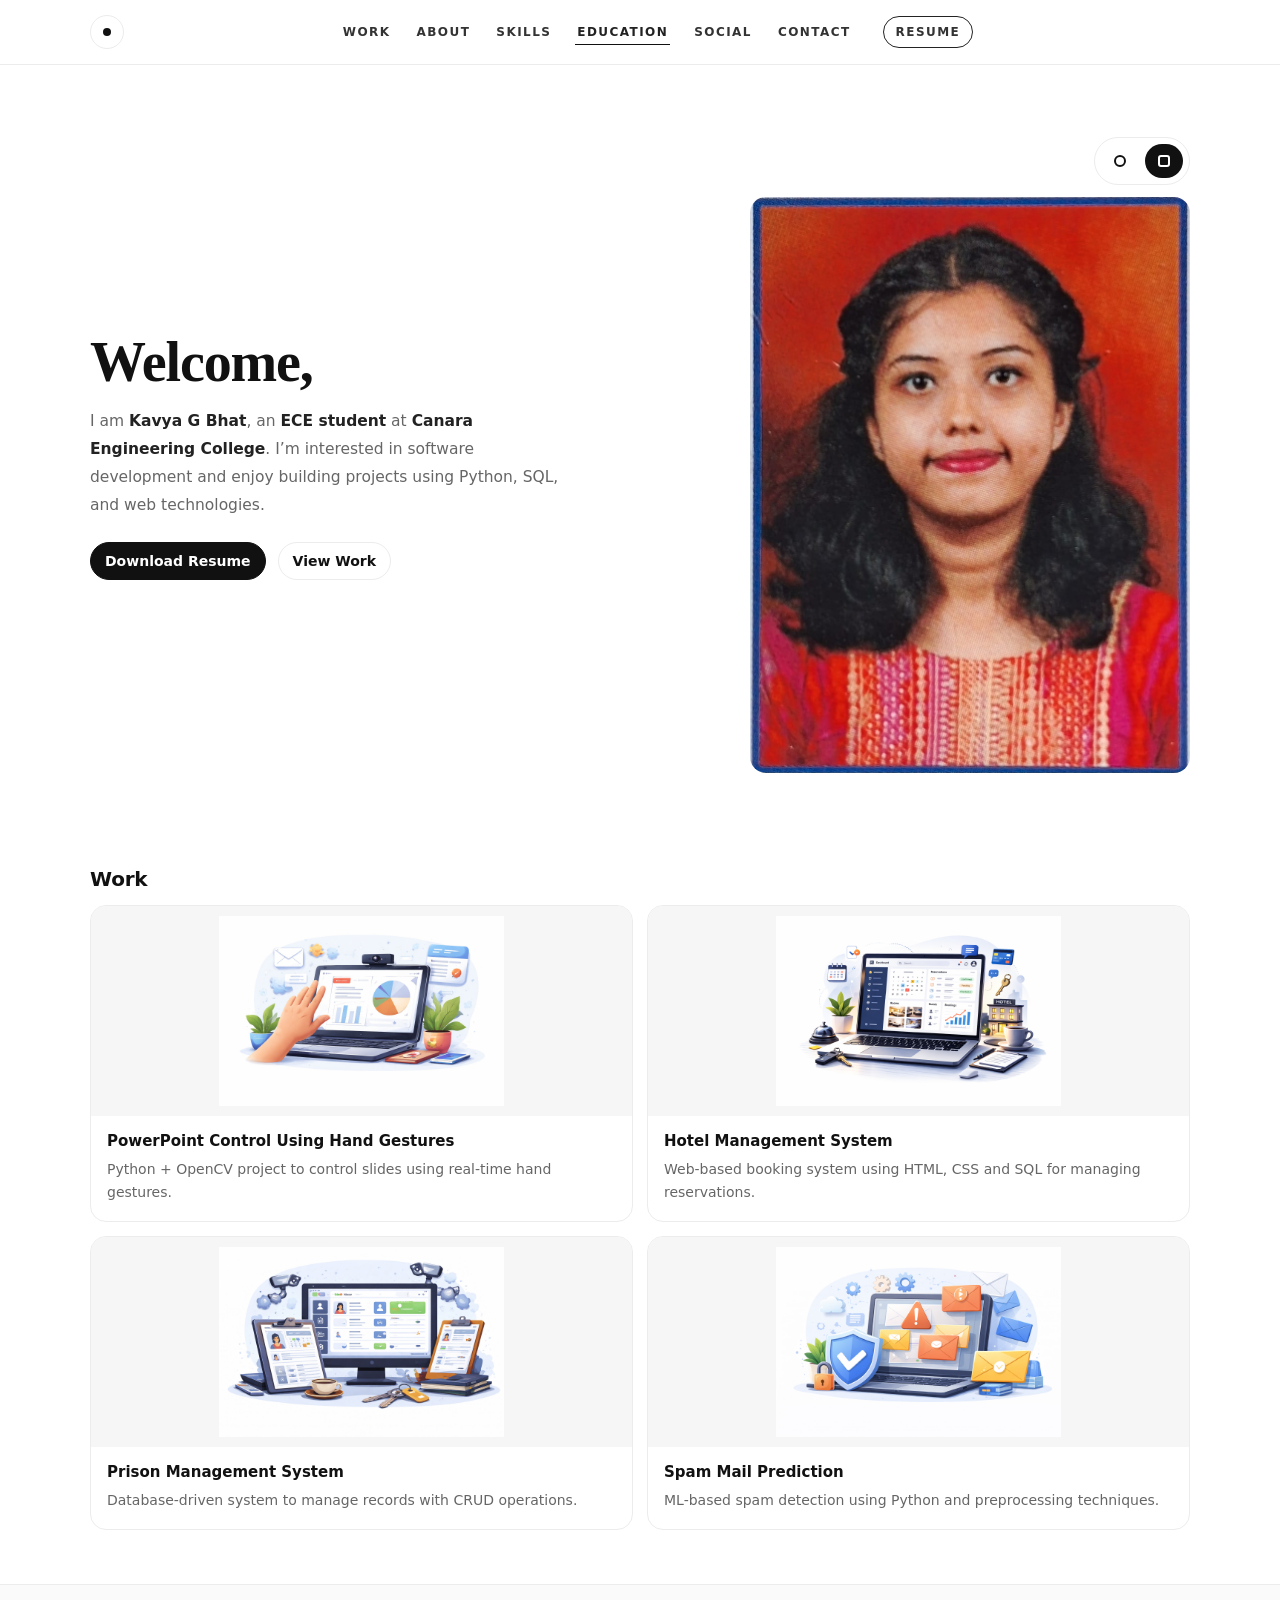
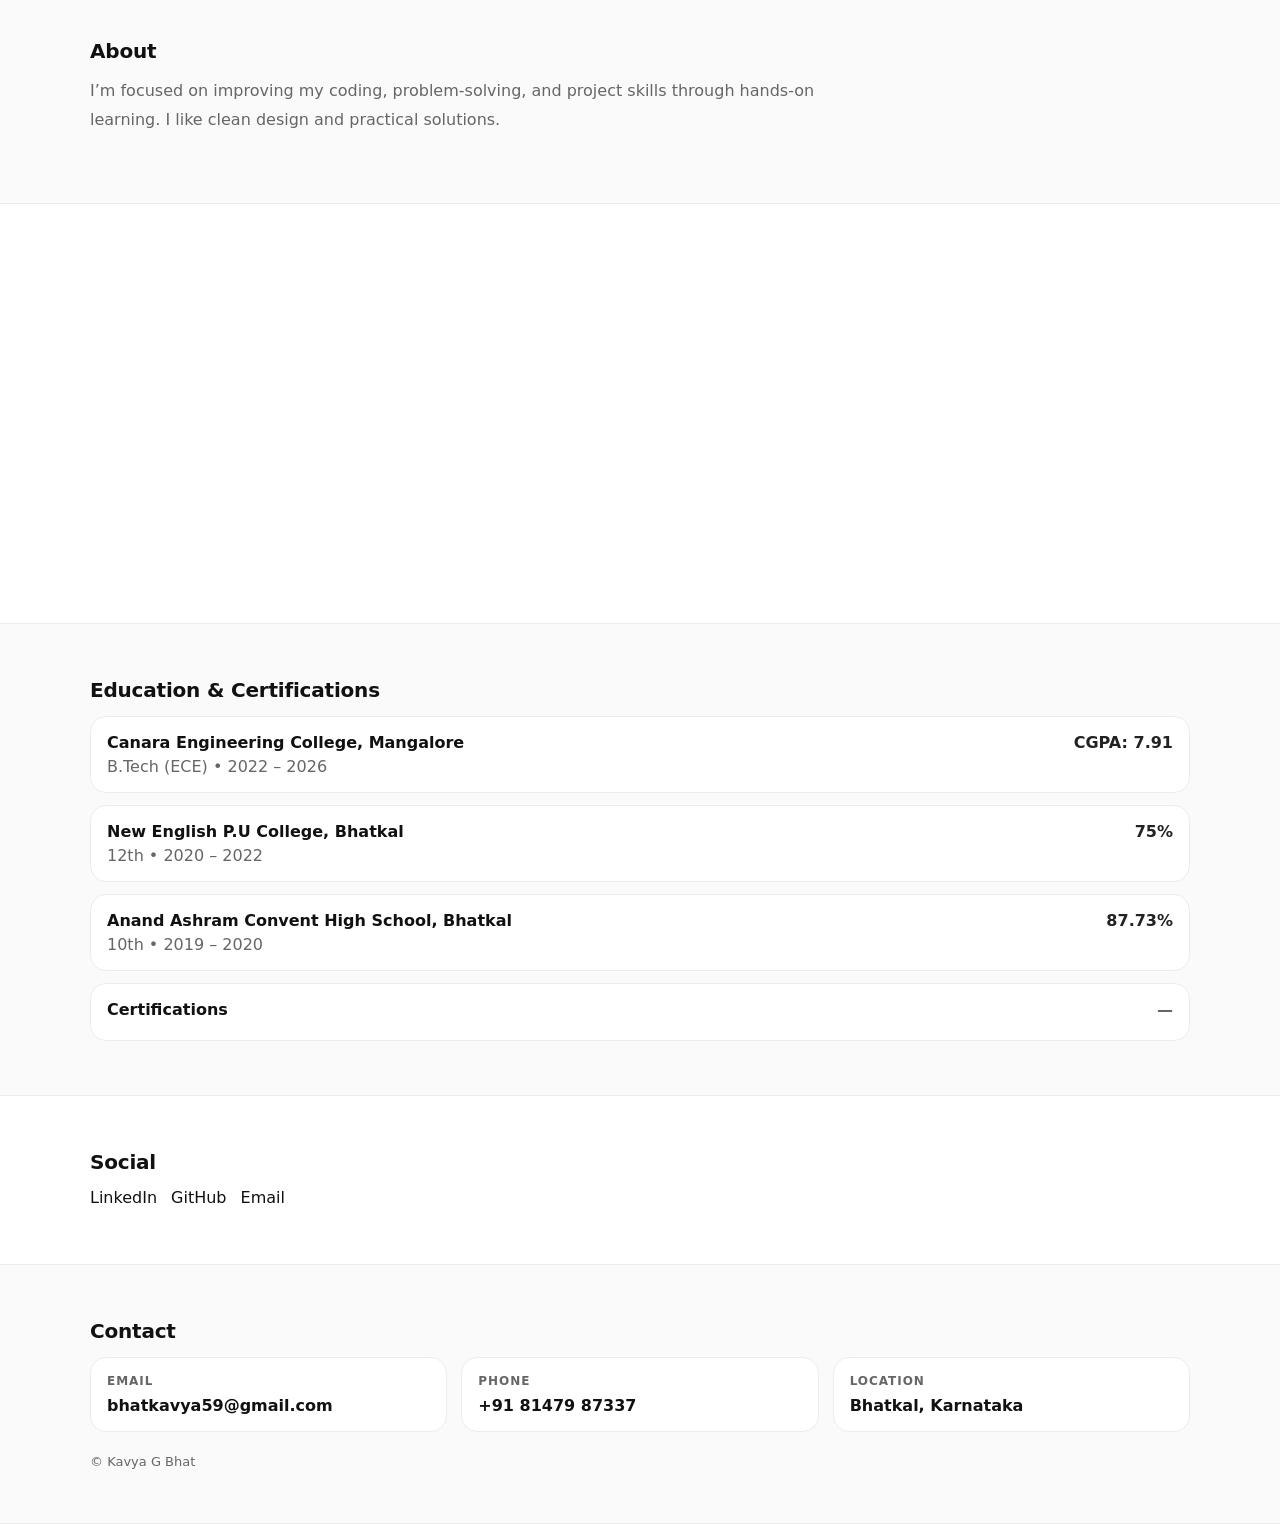
<file: index.html>
<!DOCTYPE html>
<html lang="en">
<head>
  <meta charset="UTF-8" />
  <meta name="viewport" content="width=device-width, initial-scale=1.0" />
  <title>Kavya G Bhat | Portfolio</title>
  <link rel="stylesheet" href="style.css" />
  <link rel="icon" type="image/png" href="favicon.png">
</head>
<body>

  <header class="top reveal">
    <div class="wrap top__row">
      <a class="mark" href="#home" aria-label="Home">
        <span class="mark__dot"></span>
      </a>

      <nav class="nav" aria-label="Primary">
        <a href="#work" data-link="work">WORK</a>
        <a href="#about" data-link="about">ABOUT</a>
        <a href="#skills" data-link="skills">SKILLS</a>
        <a href="#education" data-link="education">EDUCATION</a>
        <a href="#social" data-link="social">SOCIAL</a>
        <a href="contact.html" data-link="contact">CONTACT</a>
        <a class="nav__resume" href="KavyaGBhatCanara.pdf" download>RESUME</a>
      </nav>
    </div>
  </header>

  <main id="home" class="hero reveal">
    <div class="wrap hero__grid">

      <section class="hero__left">
        <h1 class="hero__title">Welcome,</h1>

        <p class="hero__text">
          I am <strong>Kavya G Bhat</strong>, an <strong>ECE student</strong> at
          <strong>Canara Engineering College</strong>.
          I’m interested in software development and enjoy building projects using
          Python, SQL, and web technologies.
        </p>

        <div class="hero__actions">
          <a class="btn" href="KavyaGBhatCanara.pdf" download>Download Resume</a>
          <a class="btn btn--ghost" href="#work">View Work</a>
        </div>
      </section>

      <aside class="hero__right">
        <div class="toggleWrap" aria-label="Switch visual">
          <button class="toggleBtn" id="btnIllu" type="button" aria-label="Show illustration" title="Illustration">
            <span class="tIcon" aria-hidden="true"></span>
          </button>

          <button class="toggleBtn is-active" id="btnPhoto" type="button" aria-label="Show photo" title="Photo">
            <span class="tIcon tIcon--square" aria-hidden="true"></span>
          </button>
        </div>

        <!-- Default photo first -->
        <img id="photoImg" class="visual" src="kavya.jpeg" alt="Kavya G Bhat photo" />
        <img id="illuImg" class="visual is-hidden" src="illustration.png" alt="Illustration" />
      </aside>

    </div>
  </main>

  <!-- Work -->
  <section id="work" class="section reveal">
    <div class="wrap">
      <h2 class="h2">Work</h2>

      <div class="cards">
        <article class="card">
          <div class="thumbWrap">
            <img class="thumb" src="work1.jpg" alt="PowerPoint hand gestures thumbnail" />
          </div>
          <div class="card__body">
            <h3>PowerPoint Control Using Hand Gestures</h3>
            <p>Python + OpenCV project to control slides using real-time hand gestures.</p>
          </div>
        </article>

        <article class="card">
          <div class="thumbWrap">
            <img class="thumb" src="work2.jpg" alt="Hotel management system thumbnail" />
          </div>
          <div class="card__body">
            <h3>Hotel Management System</h3>
            <p>Web-based booking system using HTML, CSS and SQL for managing reservations.</p>
          </div>
        </article>

        <article class="card">
          <div class="thumbWrap">
            <img class="thumb" src="work3.jpg" alt="Prison management system thumbnail" />
          </div>
          <div class="card__body">
            <h3>Prison Management System</h3>
            <p>Database-driven system to manage records with CRUD operations.</p>
          </div>
        </article>

        <article class="card">
          <div class="thumbWrap">
            <img class="thumb" src="work4.jpg" alt="Spam mail prediction thumbnail" />
          </div>
          <div class="card__body">
            <h3>Spam Mail Prediction</h3>
            <p>ML-based spam detection using Python and preprocessing techniques.</p>
          </div>
        </article>
      </div>
    </div>
  </section>

  <section id="about" class="section section--soft reveal">
    <div class="wrap">
      <h2 class="h2">About</h2>
      <p class="p">
        I’m focused on improving my coding, problem-solving, and project skills through hands-on learning.
        I like clean design and practical solutions.
      </p>
    </div>
  </section>

  <section id="skills" class="section reveal">
    <div class="wrap">
      <h2 class="h2">Technical Skills</h2>

      <div class="skillGrid">
        <div class="skillCard">
          <div class="skillTitle">Programming Languages</div>
          <div class="skillText">C, C++, Java, Python</div>
        </div>

        <div class="skillCard">
          <div class="skillTitle">Web Technologies</div>
          <div class="skillText">HTML, CSS, SQL</div>
        </div>

        <div class="skillCard">
          <div class="skillTitle">Data Science & Machine Learning</div>
          <div class="skillText">Data preprocessing and analysis</div>
        </div>

        <div class="skillCard">
          <div class="skillTitle">Tools & Platforms</div>
          <div class="skillText">MATLAB (Basic), Git, Linux, MS Office, LaTeX</div>
        </div>

        <div class="skillCard">
          <div class="skillTitle">Operating Systems</div>
          <div class="skillText">Windows, Linux (Basic)</div>
        </div>

        <div class="skillCard">
          <div class="skillTitle">Networking & Security Basics</div>
          <div class="skillText">DNS concepts, firewall fundamentals, antivirus security awareness</div>
        </div>
      </div>
    </div>
  </section>

  <section id="education" class="section section--soft reveal">
    <div class="wrap">
      <h2 class="h2">Education & Certifications</h2>

      <div class="timeline">
        <div class="tItem">
          <div class="tLeft">
            <div class="tTitle">Canara Engineering College, Mangalore</div>
            <div class="tSub">B.Tech (ECE) • 2022 – 2026</div>
          </div>
          <div class="tRight">CGPA: 7.91</div>
        </div>

        <div class="tItem">
          <div class="tLeft">
            <div class="tTitle">New English P.U College, Bhatkal</div>
            <div class="tSub">12th • 2020 – 2022</div>
          </div>
          <div class="tRight">75%</div>
        </div>

        <div class="tItem">
          <div class="tLeft">
            <div class="tTitle">Anand Ashram Convent High School, Bhatkal</div>
            <div class="tSub">10th • 2019 – 2020</div>
          </div>
          <div class="tRight">87.73%</div>
        </div>

        <div class="tItem tItem--cert">
          <div class="tLeft">
            <div class="tTitle">Certifications</div>
            <div class="tSub"></div>
          </div>
          <div class="tRight">—</div>
        </div>
      </div>
    </div>
  </section>

  <section id="social" class="section reveal">
    <div class="wrap">
      <h2 class="h2">Social</h2>
      <p class="p"></p>

      <div class="links">
        <a href="#" class="slink">LinkedIn</a>
        <a href="#" class="slink">GitHub</a>
        <a href="mailto:bhatkavya59@gmail.com" class="slink">Email</a>
      </div>
    </div>
  </section>

  <section id="contact" class="section section--soft reveal">
    <div class="wrap">
      <h2 class="h2">Contact</h2>

      <div class="contact">
        <div class="cbox">
          <div class="clabel">Email</div>
          <a class="cvalue" href="mailto:bhatkavya59@gmail.com">bhatkavya59@gmail.com</a>
        </div>

        <div class="cbox">
          <div class="clabel">Phone</div>
          <a class="cvalue" href="tel:+918147987337">+91 81479 87337</a>
        </div>

        <div class="cbox">
          <div class="clabel">Location</div>
          <div class="cvalue">Bhatkal, Karnataka</div>
        </div>
      </div>

      <footer class="footer">© Kavya G Bhat</footer>
    </div>
  </section>

  <script>
    // ===== Toggle (default photo) =====
    const btnIllu = document.getElementById("btnIllu");
    const btnPhoto = document.getElementById("btnPhoto");
    const illuImg = document.getElementById("illuImg");
    const photoImg = document.getElementById("photoImg");

    function showIllustration() {
      illuImg.classList.remove("is-hidden");
      photoImg.classList.add("is-hidden");
      btnIllu.classList.add("is-active");
      btnPhoto.classList.remove("is-active");
    }
    function showPhoto() {
      photoImg.classList.remove("is-hidden");
      illuImg.classList.add("is-hidden");
      btnPhoto.classList.add("is-active");
      btnIllu.classList.remove("is-active");
    }
    btnIllu.addEventListener("click", showIllustration);
    btnPhoto.addEventListener("click", showPhoto);

    // ===== Scroll Reveal =====
    const revealEls = document.querySelectorAll(".reveal");
    const io = new IntersectionObserver((entries) => {
      entries.forEach((e) => {
        if (e.isIntersecting) e.target.classList.add("is-visible");
      });
    }, { threshold: 0.12 });
    revealEls.forEach(el => io.observe(el));

    // ===== Active nav while scrolling =====
    const sections = ["work","about","skills","education","social","contact"];
    const navLinks = document.querySelectorAll(".nav a[data-link]");

    function setActive(id){
      navLinks.forEach(a => a.classList.toggle("is-current", a.dataset.link === id));
    }

    const so = new IntersectionObserver((entries) => {
      entries.forEach(entry => {
        if(entry.isIntersecting){
          setActive(entry.target.id);
        }
      });
    }, { rootMargin: "-40% 0px -55% 0px", threshold: 0.01 });

    sections.forEach(id => {
      const el = document.getElementById(id);
      if(el) so.observe(el);
    });
  </script>

</body>
</html>
</file>
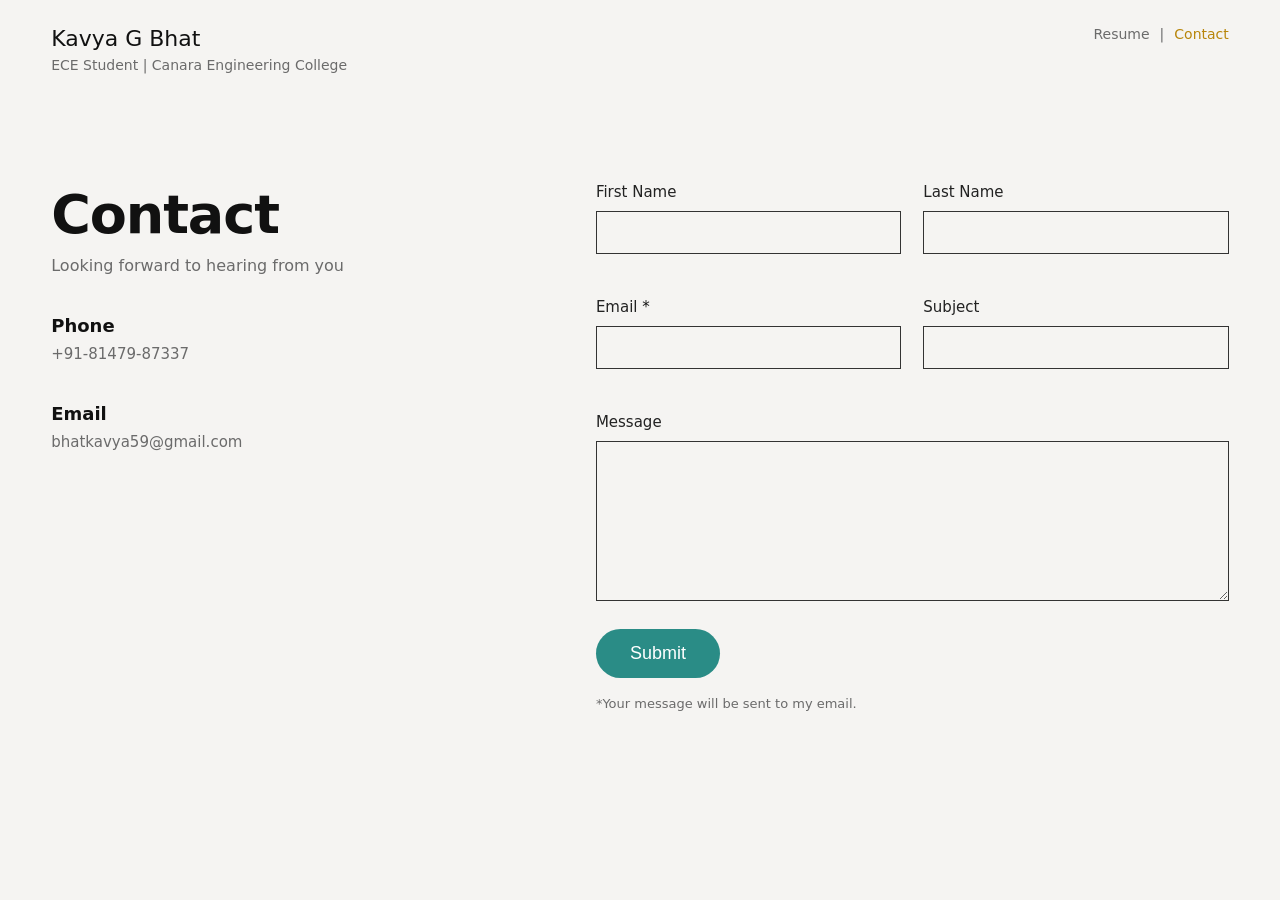
<file: contact.html>
<!DOCTYPE html>
<html lang="en">
<head>
  <meta charset="UTF-8" />
 <meta name="viewport" content="width=device-width, initial-scale=1.0" />
  <title>Contact | Kavya G Bhat</title>
  <link rel="stylesheet" href="contact.css" />
</head>
<body>

  <!-- Top Bar -->
  <header class="top">
    <div class="wrap top__row">
      <div class="brand">
        <div class="brand__name">Kavya G Bhat</div>
        <div class="brand__role">ECE Student | Canara Engineering College</div>
      </div>

      <div class="top__links">
        <a href="KavyaGBhatCanara.pdf" download>Resume</a>
        <span class="sep">|</span>
        <a class="active" href="contact.html">Contact</a>
      </div>
    </div>
  </header>

  <!-- Contact -->
  <main class="page">
    <div class="wrap contactGrid">

      <!-- Left info -->
      <section class="left">
        <h1 class="title">Contact</h1>
        <p class="sub">Looking forward to hearing from you</p>

        <div class="infoBlock">
          <div class="label">Phone</div>
          <div class="value">
            <a href="tel:+918147987337">+91-81479-87337</a>
          </div>
        </div>

        <div class="infoBlock">
          <div class="label">Email</div>
          <div class="value">
            <a href="mailto:bhatkavya59@gmail.com">bhatkavya59@gmail.com</a>
          </div>
        </div>
      </section>

      <!-- Right form -->
      <section class="right">

        <!-- ✅ WORKING EMAIL FORM (Formspree) -->
        <form class="form"
              action="https://formspree.io/f/YOUR_FORMSPREE_ID"
              method="POST">

          <div class="row2">
            <div class="field">
              <label for="firstName">First Name</label>
              <input id="firstName" name="firstName" type="text" autocomplete="given-name" required />
            </div>

            <div class="field">
              <label for="lastName">Last Name</label>
              <input id="lastName" name="lastName" type="text" autocomplete="family-name" required />
            </div>
          </div>

          <div class="row2">
            <div class="field">
              <label for="email">Email <span class="req">*</span></label>
              <input id="email" name="email" type="email" autocomplete="email" required />
            </div>

            <div class="field">
              <label for="subject">Subject</label>
              <input id="subject" name="subject" type="text" required />
            </div>
          </div>

          <div class="field">
            <label for="message">Message</label>
            <textarea id="message" name="message" rows="7" required></textarea>
          </div>

          <!-- Optional: Formspree extras -->
          <input type="hidden" name="_subject" value="New message from Kavya Portfolio" />

          <div class="btnWrap">
            <button class="btn" type="submit">Submit</button>
          </div>

        </form>

        <p class="tinyNote">
          *Your message will be sent to my email.
        </p>

      </section>

    </div>
  </main>

</body>
</html>
</file>
<file: style.css>
:root{
    --bg:#ffffff;
    --text:#111111;
    --muted:#666666;
    --line:#ececec;
    --soft:#fafafa;
    --radius:16px;
  }
  
  *{ box-sizing:border-box; }
  html{ scroll-behavior:smooth; }
  body{
    margin:0;
    background:var(--bg);
    color:var(--text);
    font-family: system-ui, -apple-system, Segoe UI, Roboto, Arial, sans-serif;
  }
  
  .wrap{
    width:min(1100px, 92%);
    margin:0 auto;
  }
  
  /* ===== Scroll Reveal ===== */
  .reveal{
    opacity:0;
    transform: translateY(12px);
    transition: opacity .65s ease, transform .65s ease;
  }
  .reveal.is-visible{
    opacity:1;
    transform: translateY(0);
  }
  
  /* Top */
  .top{
    border-bottom:1px solid var(--line);
    background:#fff;
  }
  .top__row{
    height:64px;
    display:flex;
    align-items:center;
    justify-content:space-between;
  }
  
  /* Mark */
  .mark{
    width:34px;
    height:34px;
    border-radius:999px;
    display:grid;
    place-items:center;
    border:1px solid var(--line);
    text-decoration:none;
  }
  .mark__dot{
    width:8px;
    height:8px;
    border-radius:999px;
    background:#111;
  }
  
  /* Nav + underline + active */
  .nav{
    display:flex;
    gap:22px;
    align-items:center;
    justify-content:center;
    margin:0 auto;
    flex-wrap:wrap;
  }
  .nav a{
    position:relative;
    font-size:12px;
    letter-spacing:.12em;
    text-decoration:none;
    color:#222;
    font-weight:600;
    padding:8px 2px;
    opacity:.92;
  }
  .nav a::after{
    content:"";
    position:absolute;
    left:0;
    bottom:2px;
    width:100%;
    height:1px;
    background:#111;
    transform: scaleX(0);
    transform-origin:left;
    transition: transform .22s ease;
    opacity:.70;
  }
  .nav a:hover::after{ transform: scaleX(1); }
  .nav a:hover{ opacity:1; }
  .nav a.is-current{ opacity:1; }
  .nav a.is-current::after{ transform: scaleX(1); opacity:1; }
  
  /* Resume button */
  .nav__resume{
    margin-left:8px;
    border:1px solid #111;
    border-radius:999px;
    padding:8px 12px !important;
  }
  .nav__resume::after{ display:none; }
  .nav__resume:hover{
    background:#111;
    color:#fff;
  }
  
  /* Hero */
  .hero{ padding:72px 0 40px; }
  .hero__grid{
    display:grid;
    grid-template-columns: 1fr 1fr;
    gap:40px;
    align-items:center;
  }
  .hero__title{
    margin:0 0 14px;
    font-family: Georgia, "Times New Roman", Times, serif;
    font-size:56px;
    font-weight:700;
    letter-spacing:-.02em;
  }
  .hero__text{
    margin:0;
    max-width:48ch;
    line-height:1.8;
    color:var(--muted);
    font-size:15.5px;
  }
  .hero__text strong{ color:#222; }
  
  .hero__actions{
    margin-top:22px;
    display:flex;
    gap:12px;
    flex-wrap:wrap;
  }
  .btn{
    display:inline-flex;
    align-items:center;
    justify-content:center;
    padding:10px 14px;
    border-radius:999px;
    border:1px solid #111;
    background:#111;
    color:#fff;
    font-weight:650;
    font-size:14px;
    text-decoration:none;
  }
  .btn:hover{ opacity:.9; }
  .btn--ghost{
    background:#fff;
    color:#111;
    border:1px solid var(--line);
  }
  .btn--ghost:hover{ border-color:#111; opacity:1; }
  
  /* Right visual + toggle */
  .hero__right{
    display:flex;
    flex-direction:column;
    align-items:flex-end;
    gap:12px;
  }
  .toggleWrap{
    display:flex;
    gap:6px;
    border:1px solid var(--line);
    border-radius:999px;
    padding:6px;
    background:#fff;
  }
  .toggleBtn{
    width:38px;
    height:34px;
    border:0;
    background:transparent;
    border-radius:999px;
    cursor:pointer;
    display:grid;
    place-items:center;
  }
  .toggleBtn:hover{ background:#f5f5f5; }
  .toggleBtn.is-active{ background:#111; }
  .tIcon{
    width:12px;
    height:12px;
    border-radius:999px;
    border:2px solid #111;
  }
  .toggleBtn.is-active .tIcon{ border-color:#fff; }
  .tIcon--square{ border-radius:3px; }
  
  .visual{
    width:min(440px, 100%);
    height:auto;
    border-radius:var(--radius);
  }
  .is-hidden{ display:none !important; }
  
  /* Sections */
  .section{ padding:54px 0; }
  .section--soft{
    background:var(--soft);
    border-top:1px solid var(--line);
    border-bottom:1px solid var(--line);
  }
  .h2{
    margin:0 0 14px;
    font-size:20px;
    letter-spacing:-.01em;
  }
  .p{
    margin:0 0 14px;
    color:var(--muted);
    line-height:1.8;
    max-width:72ch;
  }
  
  /* ===== Work cards (FIXED thumbnails) ===== */
  .cards{
    display:grid;
    grid-template-columns: repeat(2, 1fr);
    gap:14px;
    margin-top:14px;
  }
  .card{
    border:1px solid var(--line);
    border-radius:var(--radius);
    background:#fff;
    overflow:hidden;
    transition: transform .15s ease, border-color .15s ease;
  }
  .card:hover{
    transform: translateY(-2px);
    border-color:#d9d9d9;
  }
  
  /* This wrapper ensures full image is visible */
  .thumbWrap{
    width:100%;
    height:210px;              /* more height so full art fits */
    background:#f6f6f6;        /* clean background behind image */
    display:flex;
    align-items:center;
    justify-content:center;
    padding:10px;
  }
  
  .thumb{
    width:100%;
    height:100%;
    object-fit:contain;        /* ✅ shows full image */
    display:block;
  }
  
  .card__body{ padding:16px; }
  .card h3{
    margin:0 0 8px;
    font-size:15px;
  }
  .card p{
    margin:0;
    color:var(--muted);
    line-height:1.7;
    font-size:14px;
  }
  
  /* Skills */
  .skillGrid{
    display:grid;
    grid-template-columns: repeat(2, 1fr);
    gap:14px;
    margin-top:14px;
  }
  .skillCard{
    border:1px solid var(--line);
    border-radius:var(--radius);
    padding:16px;
    background:#fff;
  }
  .skillTitle{
    font-weight:750;
    font-size:14px;
    margin-bottom:8px;
  }
  .skillText{
    color:var(--muted);
    line-height:1.7;
    font-size:14px;
  }
  
  /* Timeline */
  .timeline{
    display:grid;
    gap:12px;
    margin-top:14px;
  }
  .tItem{
    display:flex;
    align-items:flex-start;
    justify-content:space-between;
    gap:14px;
    padding:16px;
    border:1px solid var(--line);
    border-radius:var(--radius);
    background:#fff;
  }
  .tTitle{ font-weight:750; }
  .tSub{ color:var(--muted); margin-top:5px; }
  .tRight{ font-weight:750; white-space:nowrap; color:#222; }
  .tItem--cert .tRight{ color:var(--muted); }
  
  /* Social links */
  .links{
    display:flex;
    gap:14px;
    flex-wrap:wrap;
  }
  .slink{
    border-bottom:1px solid transparent;
    padding-bottom:2px;
    color:#111;
    text-decoration:none;
  }
  .slink:hover{ border-bottom-color:#111; }
  
  /* Contact */
  .contact{
    display:grid;
    grid-template-columns: repeat(3, 1fr);
    gap:14px;
    margin-top:14px;
  }
  .cbox{
    border:1px solid var(--line);
    border-radius:var(--radius);
    padding:16px;
    background:#fff;
  }
  .clabel{
    font-size:12px;
    letter-spacing:.08em;
    text-transform:uppercase;
    color:var(--muted);
    font-weight:700;
    margin-bottom:8px;
  }
  .cvalue{
    font-weight:650;
    color:#111;
    text-decoration:none;
  }
  a.cvalue:hover{ opacity:.7; }
  
  .footer{
    margin-top:22px;
    color:var(--muted);
    font-size:13px;
  }
  
  /* Responsive */
  @media (max-width: 900px){
    .hero__grid{ grid-template-columns: 1fr; }
    .hero__right{ align-items:flex-start; }
    .cards{ grid-template-columns: 1fr; }
    .skillGrid{ grid-template-columns: 1fr; }
    .contact{ grid-template-columns: 1fr; }
    .hero__title{ font-size:46px; }
    .nav{ gap:14px; }
    .thumbWrap{ height:240px; } /* a bit taller on mobile */
  }
  
  @media (max-width: 520px){
    .nav a{ font-size:11px; }
    .hero__title{ font-size:40px; }
  }
</file>
<file: contact.css>
:root{
    --bg:#f5f4f2;        /* soft off-white like screenshot */
    --card:#ffffff;
    --text:#111111;
    --muted:#6b6b6b;
    --line:#2b2b2b;      /* input border */
    --softLine:#d9d9d9;  /* light borders */
    --accent:#2a8c86;    /* submit button color */
  }
  
  *{ box-sizing:border-box; }
  body{
    margin:0;
    font-family: system-ui, -apple-system, Segoe UI, Roboto, Arial, sans-serif;
    background: var(--bg);
    color: var(--text);
  }
  
  .wrap{
    width:min(1200px, 92%);
    margin:0 auto;
  }
  
  /* Top bar */
  .top{
    background:transparent;
    padding:26px 0 10px;
  }
  .top__row{
    display:flex;
    align-items:flex-start;
    justify-content:space-between;
    gap:16px;
  }
  
  .brand__name{
    font-size:22px;
    font-weight:500;
  }
  .brand__role{
    margin-top:6px;
    color:var(--muted);
    font-size:14px;
  }
  
  .top__links{
    font-size:14px;
    color:var(--muted);
    display:flex;
    align-items:center;
    gap:10px;
  }
  .top__links a{
    color:var(--muted);
    text-decoration:none;
  }
  .top__links a:hover{ color:var(--text); }
  .top__links .active{ color: #b8860b; } /* slight golden like screenshot */
  .sep{ color:var(--muted); }
  
  /* Page layout */
  .page{
    padding: 100px 0 90px;
  }
  
  .contactGrid{
    display:grid;
    grid-template-columns: 1.05fr 1.4fr;
    gap: 70px;
    align-items:start;
  }
  
  /* Left */
  .title{
    margin:0;
    font-size:54px;
    font-weight:800;
    letter-spacing:-0.02em;
  }
  .sub{
    margin:10px 0 0;
    color:var(--muted);
    font-size:16px;
  }
  
  .infoBlock{
    margin-top:40px;
  }
  .label{
    font-size:18px;
    font-weight:700;
    margin-bottom:8px;
  }
  .value a{
    color:var(--muted);
    text-decoration:none;
    font-size:15px;
  }
  .value a:hover{ color:var(--text); }
  
  /* Form */
  .form{
    width:100%;
  }
  
  .row2{
    display:grid;
    grid-template-columns: 1fr 1fr;
    gap:22px;
    margin-bottom:22px;
  }
  
  .field{
    display:flex;
    flex-direction:column;
    gap:10px;
    margin-bottom:22px;
  }
  
  label{
    font-size:15px;
    color:#222;
  }
  .req{ color:#111; }
  
  input, textarea{
    width:100%;
    padding:12px 12px;
    border:1px solid #333;
    background:transparent;
    outline:none;
    font-size:15px;
  }
  
  textarea{
    resize:vertical;
    min-height:160px;
  }
  
  input:focus, textarea:focus{
    border-color:#000;
  }
  
  .btnWrap{
    margin-top:28px;
    display:flex;
    justify-content:flex-start;
  }
  
  .btn{
    border:0;
    background:var(--accent);
    color:white;
    padding:14px 34px;
    border-radius:999px;
    font-size:18px;
    cursor:pointer;
  }
  .btn:hover{ opacity:.92; }
  
  .tinyNote{
    margin-top:18px;
    color:var(--muted);
    font-size:13px;
  }
  
  /* Responsive */
  @media (max-width: 980px){
    .page{ padding:60px 0 70px; }
    .contactGrid{
      grid-template-columns: 1fr;
      gap:34px;
    }
    .title{ font-size:44px; }
  }
  
  @media (max-width: 560px){
    .row2{ grid-template-columns: 1fr; }
  }
</file>
